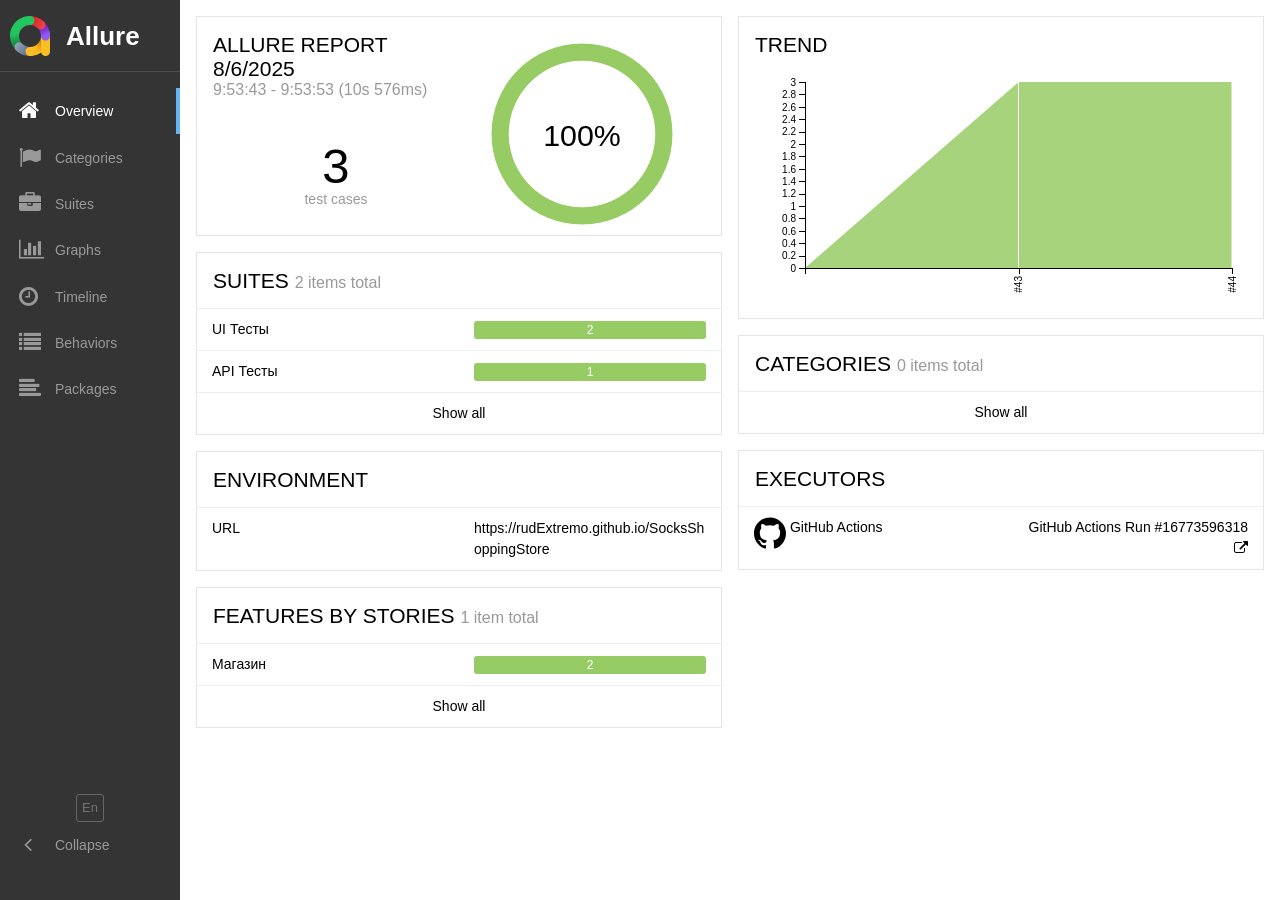
<file: index.html>
<!DOCTYPE html>
<html dir="ltr" lang="en">
<head>
    <meta charset="utf-8">
    <title>Allure Report</title>
    <link rel="favicon" href="favicon.ico">
    <link rel="stylesheet" type="text/css" href="styles.css">
    <link rel="stylesheet" type="text/css" href="plugin/screen-diff/styles.css">
</head>
<body>
    <div id="alert"></div>
    <div id="content">
        <span class="spinner">
            <span class="spinner__circle"></span>
        </span>
    </div>
    <div id="popup"></div>
    <script src="app.js"></script>
    <script src="plugin/behaviors/index.js"></script>
    <script src="plugin/screen-diff/index.js"></script>
    <script src="plugin/packages/index.js"></script>
    <script async src="https://www.googletagmanager.com/gtag/js?id=G-FVWC4GKEYS"></script>
    <script>
        window.dataLayer = window.dataLayer || [];
        function gtag(){dataLayer.push(arguments);}
        gtag('js', new Date());
        gtag('config', 'G-FVWC4GKEYS');
        gtag('allureVersion', 'dev')
        gtag('reportUuid', 'd5273dfb-9a92-42ba-a293-9c93eea5a373')
    </script>
</body>
</html>
</file>
<file: plugin/screen-diff/styles.css>
.screen-diff__switchers {
  margin-bottom: 1em;
}

.screen-diff__switchers label + label {
  margin-left: 1em;
}

.screen-diff__overlay {
  position: relative;
  cursor: col-resize;
}

.screen-diff__container {
  overflow-x: auto;
}

.screen-diff__image-over {
  top: 0;
  left: 0;
  bottom: 0;
  background: #fff;
  position: absolute;
  overflow: hidden;
  box-shadow: 2px 0 1px -1px #aaa;
}

.screen-diff-error {
  color: #fd5a3e;
}
</file>
